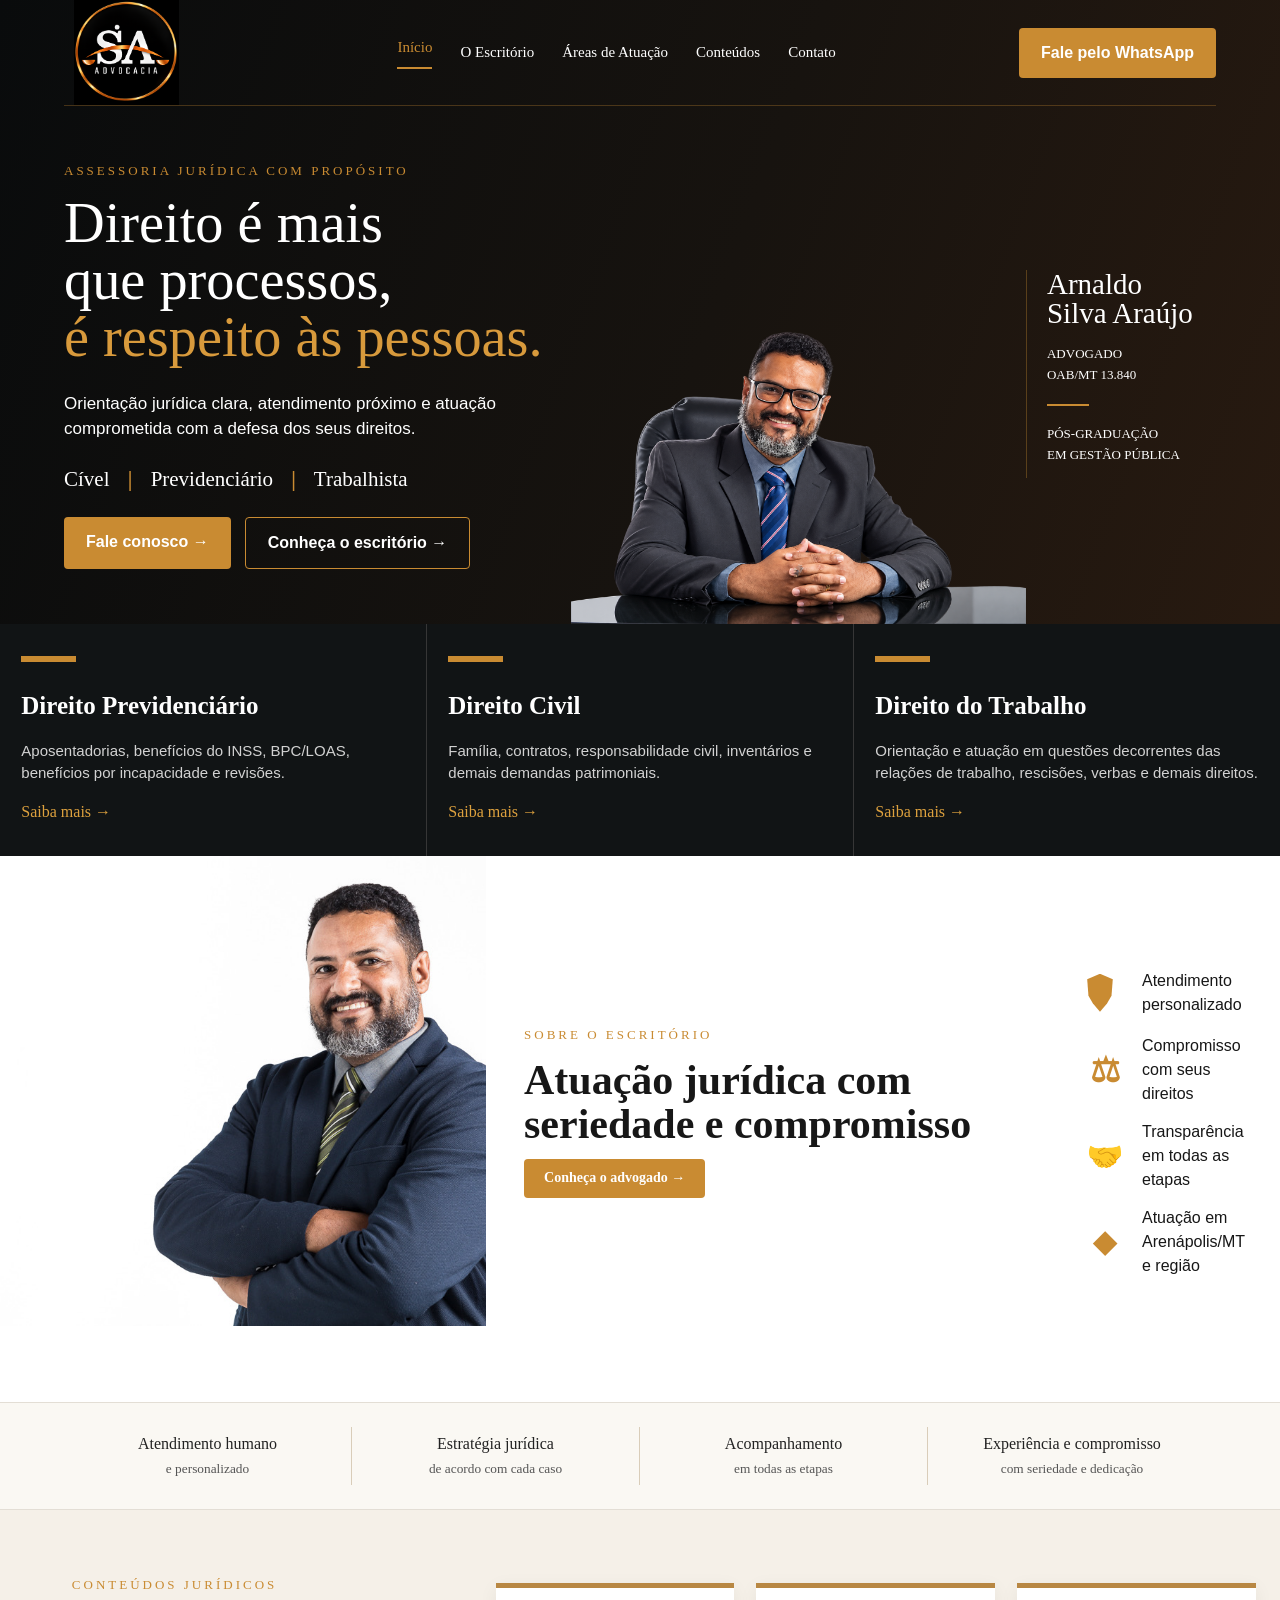
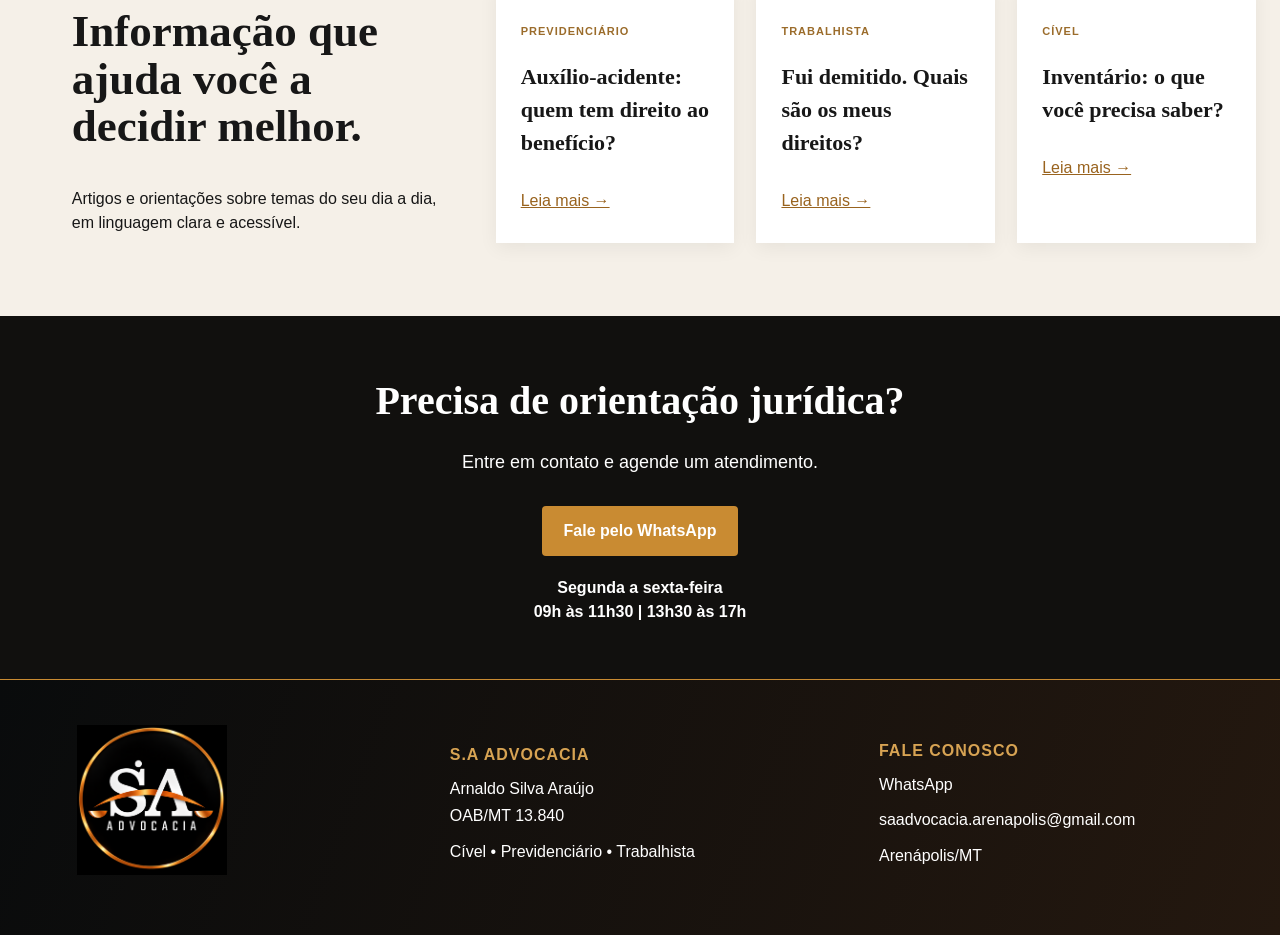
<file: index.html>
<!doctype html><html lang="pt-BR"><head><meta charset="utf-8"><meta name="viewport" content="width=device-width,initial-scale=1"><title>Advogado em Arenápolis/MT | S.A Advocacia</title><meta name="description" content="S.A Advocacia em Arenápolis/MT. Atuação nas áreas Cível, Previdenciária e Trabalhista, com atendimento personalizado e orientação jurídica clara."><link rel="stylesheet" href="style.css"></head><body>
<header class="hero" id="inicio"><nav><img src="logo.png" class="logo"><div class="links"><a href="#inicio">Início</a><a href="#escritorio">O Escritório</a><a href="#areas">Áreas de Atuação</a><a href="#conteudos">Conteúdos</a><a href="#contato">Contato</a></div><a class="btn" href="https://wa.me/5565999632286">Fale pelo WhatsApp</a></nav><div class="hero-grid"><div><span class="eyebrow">ASSESSORIA JURÍDICA COM PROPÓSITO</span><h1>Direito é mais<br>que processos,<br><em>é respeito às pessoas.</em></h1><p>Orientação jurídica clara, atendimento próximo e atuação comprometida com a defesa dos seus direitos.</p><div class="areas-inline">Cível <b>|</b> Previdenciário <b>|</b> Trabalhista</div><div class="actions"><a class="btn" href="https://wa.me/5565999632286">Fale conosco →</a><a class="btn outline" href="#escritorio">Conheça o escritório →</a></div></div><div class="portrait"><img src="arnaldo-sentado-mesa-final.png.png" alt="Arnaldo Silva Araújo"><aside><h2>Arnaldo<br>Silva Araújo</h2><p>ADVOGADO<br>OAB/MT 13.840</p><hr><p>PÓS-GRADUAÇÃO<br>EM GESTÃO PÚBLICA</p></aside></div></div></header>
<section id="areas" class="light"><div class="section-head"><div><span class="eyebrow">ÁREAS DE ATUAÇÃO</span><h2>Como podemos<br>ajudar você?</h2></div><p>Atuação jurídica com seriedade, foco na solução e respeito às pessoas.</p></div><div class="cards"><article><div class="card-img previd"></div><h3>Direito Previdenciário</h3><p>Aposentadorias, benefícios do INSS, BPC/LOAS, benefícios por incapacidade e revisões.</p><a href="#contato">Saiba mais →</a></article><article><div class="card-img civil"></div><h3>Direito Civil</h3><p>Família, contratos, responsabilidade civil, inventários e demais demandas patrimoniais.</p><a href="#contato">Saiba mais →</a></article><article><div class="card-img trabalho"></div><h3>Direito do Trabalho</h3><p>Orientação e atuação em questões decorrentes das relações de trabalho, rescisões, verbas e demais direitos.</p><a href="#contato">Saiba mais →</a></article></div></section>
<section id="escritorio" class="about"><img src="arnaldo-bracos-cruzados.jpg" alt="Arnaldo Silva Araújo"><div><span class="eyebrow">SOBRE O ESCRITÓRIO</span><h2>Atuação jurídica com<br>seriedade e compromisso<A S.A Advocacia, sob a responsabilidade do advogado Arnaldo Silva Araújo – OAB/MT 13.840, presta atendimento nas áreas Cível, Previdenciária e Trabalhista, com orientação jurídica clara, atendimento próximo e atuação comprometida com a defesa dos direitos de seus clientes.</p><a class="btn" href="#contato">Conheça o advogado →</a></div><ul class="lista-diferenciais">
<ul class="lista-diferenciais"><li class="item-icone icone-escudo">Atendimento personalizado</li>
<li class="item-icone icone-balanca">Compromisso com seus direitos</li>
<li class="item-icone icone-maos">Transparência em todas as etapas</li>
<li class="item-icone icone-mapa">Atuação em Arenápolis/MT e região</li>
</ul></section>
<section class="features"><div>Atendimento humano<br><small>e personalizado</small></div><div>Estratégia jurídica<br><small>de acordo com cada caso</small></div><div>Acompanhamento<br><small>em todas as etapas</small></div><div>Experiência e compromisso<br><small>com seriedade e dedicação</small></div></section>
<section id="conteudos" class="content light"><div><span class="eyebrow">CONTEÚDOS JURÍDICOS</span><h2>Informação que<br>ajuda você a decidir melhor.</h2><p>Artigos e orientações sobre temas do seu dia a dia, em linguagem clara e acessível.</p></div><div class="posts"><article><b>PREVIDENCIÁRIO</b><h3>Auxílio-acidente: quem tem direito ao benefício?</h3><a href="auxilio-acidente.html">Leia mais →</a></article><article><b>TRABALHISTA</b><h3>Fui demitido. Quais são os meus direitos?</h3><a href="demissao-direitos.html">Leia mais →</a></article><article><b>CÍVEL</b><h3>Inventário: o que você precisa saber?</h3><a href="inventario.html">Leia mais →</a></article></div></section>
<section class="cta"><h2>Precisa de orientação jurídica?</h2><p>Entre em contato e agende um atendimento.</p><a class="btn" href="https://wa.me/5565999632286" target="_blank">Fale pelo WhatsApp</a><strong>Segunda a sexta-feira<br>09h às 11h30 | 13h30 às 17h</strong></section>
<footer id="contato"><img src="logo.png" class="footer-logo"><div><b>S.A ADVOCACIA</b><p>Arnaldo Silva Araújo<br>OAB/MT 13.840</p><p>Cível • Previdenciário • Trabalhista</p></div><div><b>FALE CONOSCO</b><p><a href="https://wa.me/5565999632286" target="_blank">WhatsApp</a></p><p><a href="https://mail.google.com/mail/?view=cm&fs=1&to=saadvocacia.arenapolis@gmail.com">saadvocacia.arenapolis@gmail.com</a></p><p>Arenápolis/MT</p></div></footer>
</body></html>
</file>
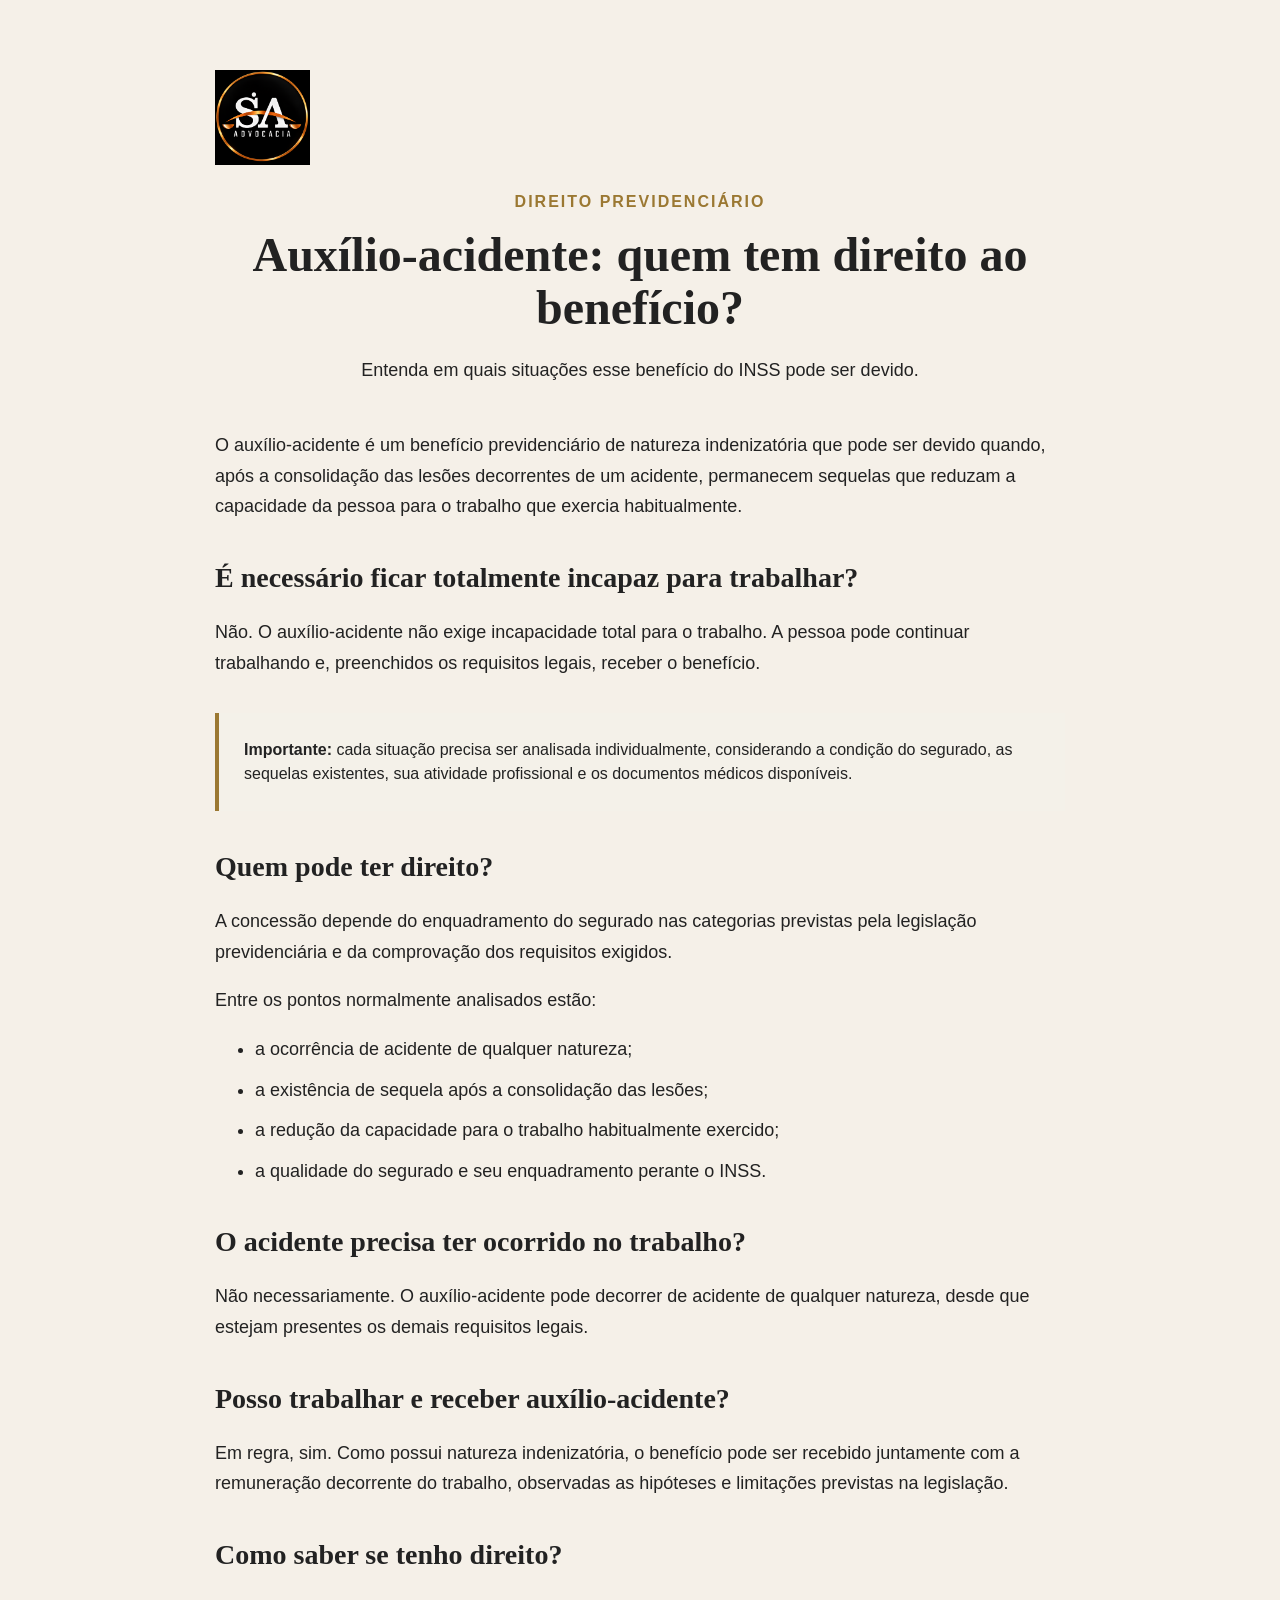
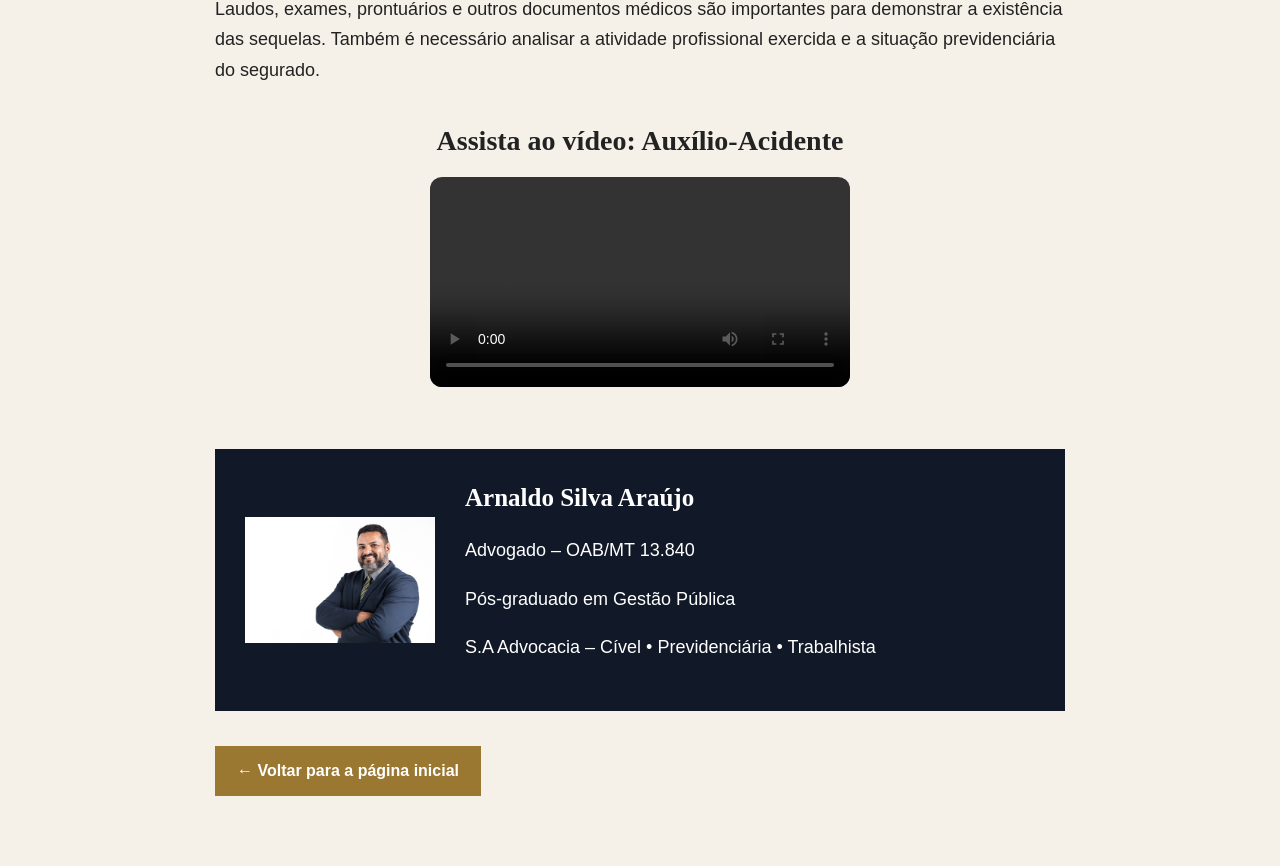
<file: auxilio-acidente.html>
<!DOCTYPE html>
<html lang="pt-BR">
<head>
  <meta charset="UTF-8">
  <meta name="viewport" content="width=device-width, initial-scale=1.0">
  <title>Auxílio-Acidente: Quem Tem Direito? | S.A Advocacia</title>
  <meta name="description" content="Entenda quem tem direito ao auxílio-acidente, os principais requisitos do benefício e quando ele pode ser concedido pelo INSS.">
  <link rel="stylesheet" href="style.css">

  <style>
    .artigo {
      max-width: 900px;
      margin: 0 auto;
      padding: 70px 25px;
      color: #222;
    }

    .artigo-topo {
      text-align: center;
      margin-bottom: 45px;
    }

    .artigo-topo img {
      width: 95px;
      margin-bottom: 25px;
    }

    .artigo-topo span {
      display: block;
      color: #9b7832;
      font-weight: bold;
      letter-spacing: 2px;
      margin-bottom: 15px;
    }

    .artigo h1 {
      font-size: 48px;
      line-height: 1.1;
      margin-bottom: 20px;
    }

    .artigo h2 {
      font-size: 28px;
      margin-top: 35px;
      margin-bottom: 15px;
    }

    .artigo p, .artigo li {
      font-size: 18px;
      line-height: 1.7;
    }

    .artigo li {
      margin-bottom: 10px;
    }

    .artigo-destaque {
      background: #f4f1e9;
      border-left: 4px solid #9b7832;
      padding: 25px;
      margin: 35px 0;
    }

    .autor-artigo {
      display: flex;
      align-items: center;
      gap: 30px;
      margin-top: 55px;
      padding: 30px;
      background: #111827;
      color: white;
    }

    .autor-artigo img {
      width: 190px;
      max-width: 40%;
    }

    .autor-artigo h3 {
      font-size: 25px;
      margin-bottom: 8px;
    }

    .voltar {
      display: inline-block;
      margin-top: 35px;
      padding: 13px 22px;
      background: #9b7832;
      color: white;
      text-decoration: none;
      font-weight: bold;
    }

    @media (max-width: 700px) {
      .artigo h1 {
        font-size: 36px;
      }

      .autor-artigo {
        flex-direction: column;
        text-align: center;
      }

      .autor-artigo img {
        max-width: 220px;
        width: 100%;
      }
    }
  </style>
</head>

<body>

<main class="artigo">

  <header class="artigo-topo">
    <img src="logo.png" alt="S.A Advocacia">
    <span>DIREITO PREVIDENCIÁRIO</span>
    <h1>Auxílio-acidente: quem tem direito ao benefício?</h1>
    <p>Entenda em quais situações esse benefício do INSS pode ser devido.</p>
  </header>

  <p>
    O auxílio-acidente é um benefício previdenciário de natureza indenizatória que pode ser devido quando, após a consolidação das lesões decorrentes de um acidente, permanecem sequelas que reduzam a capacidade da pessoa para o trabalho que exercia habitualmente.
  </p>

  <h2>É necessário ficar totalmente incapaz para trabalhar?</h2>

  <p>
    Não. O auxílio-acidente não exige incapacidade total para o trabalho. A pessoa pode continuar trabalhando e, preenchidos os requisitos legais, receber o benefício.
  </p>

  <div class="artigo-destaque">
    <strong>Importante:</strong> cada situação precisa ser analisada individualmente, considerando a condição do segurado, as sequelas existentes, sua atividade profissional e os documentos médicos disponíveis.
  </div>

  <h2>Quem pode ter direito?</h2>

  <p>
    A concessão depende do enquadramento do segurado nas categorias previstas pela legislação previdenciária e da comprovação dos requisitos exigidos.
  </p>

  <p>
    Entre os pontos normalmente analisados estão:
  </p>

  <ul>
    <li>a ocorrência de acidente de qualquer natureza;</li>
    <li>a existência de sequela após a consolidação das lesões;</li>
    <li>a redução da capacidade para o trabalho habitualmente exercido;</li>
    <li>a qualidade do segurado e seu enquadramento perante o INSS.</li>
  </ul>

  <h2>O acidente precisa ter ocorrido no trabalho?</h2>

  <p>
    Não necessariamente. O auxílio-acidente pode decorrer de acidente de qualquer natureza, desde que estejam presentes os demais requisitos legais.
  </p>

  <h2>Posso trabalhar e receber auxílio-acidente?</h2>

  <p>
    Em regra, sim. Como possui natureza indenizatória, o benefício pode ser recebido juntamente com a remuneração decorrente do trabalho, observadas as hipóteses e limitações previstas na legislação.
  </p>

  <h2>Como saber se tenho direito?</h2>

  <p>
    Laudos, exames, prontuários e outros documentos médicos são importantes para demonstrar a existência das sequelas. Também é necessário analisar a atividade profissional exercida e a situação previdenciária do segurado.
  </p>
<div style="text-align: center; margin: 35px 0;">
  <h2>Assista ao vídeo: Auxílio-Acidente</h2>

  <video controls playsinline preload="metadata"
         style="width: 100%; max-width: 420px; border-radius: 12px;">
    <source src="auxilio-acidente-video.mp4" type="video/mp4">
    Seu navegador não suporta a reprodução de vídeos.
  </video>
</div>
  <div class="autor-artigo">
    <img src="arnaldo-bracos-cruzados.jpg" alt="Advogado Arnaldo Silva Araújo">
    <div>
      <h3>Arnaldo Silva Araújo</h3>
      <p>Advogado – OAB/MT 13.840</p>
      <p>Pós-graduado em Gestão Pública</p>
      <p>S.A Advocacia – Cível • Previdenciária • Trabalhista</p>
    </div>
  </div>

  <a class="voltar" href="index.html">← Voltar para a página inicial</a>

</main>

</body>
</html>
</file>
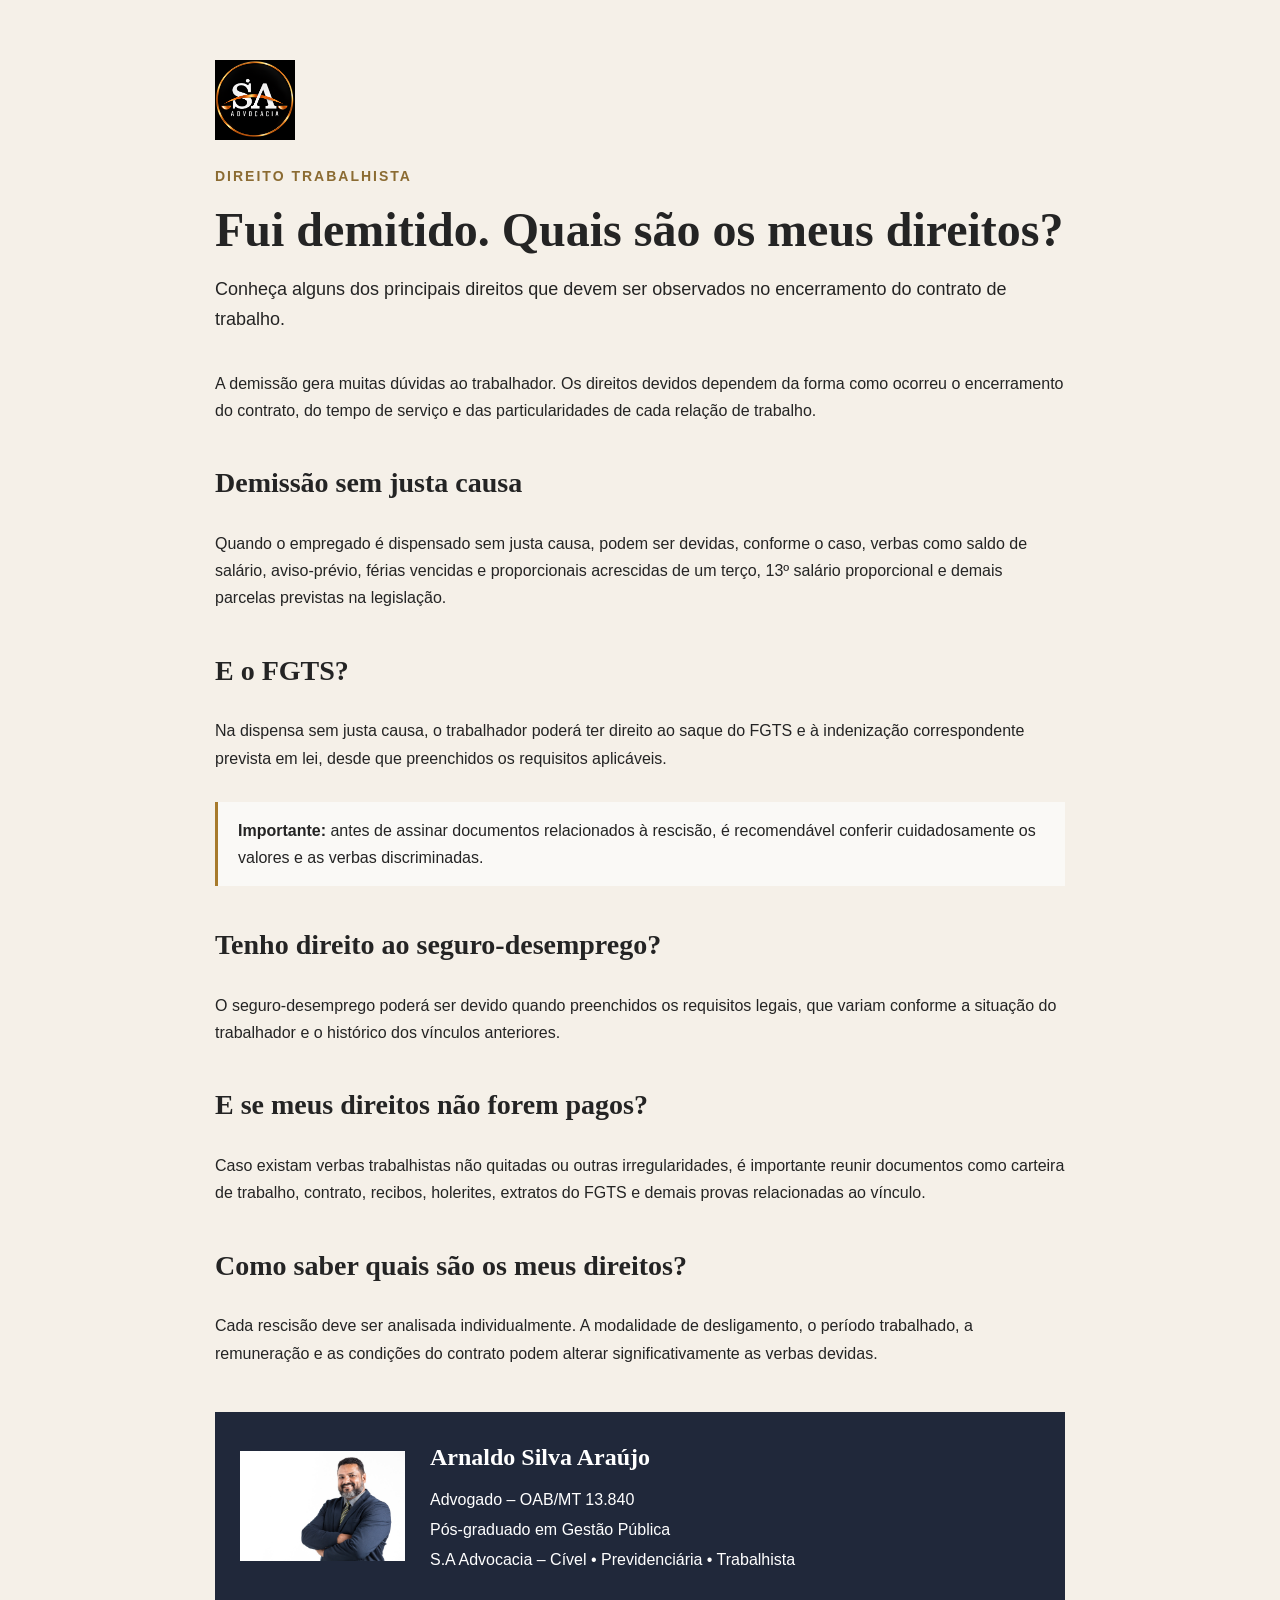
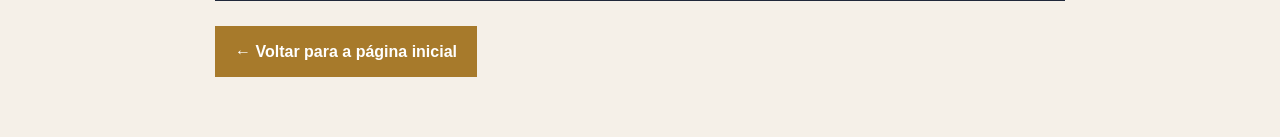
<file: Create demissao-direitos.html>
<!DOCTYPE html>
<html lang="pt-BR">
<head>
<meta charset="UTF-8">
<meta name="viewport" content="width=device-width, initial-scale=1.0">
<title>Fui demitido. Quais são os meus direitos? | S.A Advocacia</title>
<link rel="stylesheet" href="style.css">

<style>
.artigo{
max-width:900px;
margin:0 auto;
padding:60px 25px;
font-family:Arial,Helvetica,sans-serif;
color:#242424;
line-height:1.7;
}

.artigo-logo{
width:80px;
margin-bottom:25px;
}

.artigo .categoria{
text-transform:uppercase;
letter-spacing:2px;
font-size:14px;
color:#8b6b32;
font-weight:bold;
}

.artigo h1{
font-family:Georgia,"Times New Roman",serif;
font-size:48px;
line-height:1.08;
margin:15px 0;
}

.artigo h2{
font-family:Georgia,"Times New Roman",serif;
font-size:28px;
margin-top:35px;
}

.artigo .subtitulo{
font-size:18px;
margin-bottom:35px;
}

.destaque{
border-left:3px solid #a77a2b;
padding:15px 20px;
margin:30px 0;
background:#faf9f6;
}

.autor-artigo{
margin-top:45px;
padding:25px;
background:#20283a;
color:white;
display:flex;
gap:25px;
align-items:center;
}

.autor-artigo img{
width:165px;
height:110px;
object-fit:cover;
}

.autor-artigo h3{
font-family:Georgia,"Times New Roman",serif;
font-size:24px;
margin:0 0 8px;
}

.autor-artigo p{
margin:3px 0;
}

.voltar{
display:inline-block;
margin-top:25px;
padding:12px 20px;
background:#a77a2b;
color:white;
text-decoration:none;
font-weight:bold;
}

@media(max-width:700px){
.artigo h1{font-size:36px;}
.autor-artigo{display:block;}
.autor-artigo img{width:100%;height:auto;margin-bottom:15px;}
}
</style>
</head>

<body>

<main class="artigo">

<img src="logo.png" class="artigo-logo" alt="S.A Advocacia">

<div class="categoria">DIREITO TRABALHISTA</div>

<h1>Fui demitido. Quais são os meus direitos?</h1>

<p class="subtitulo">
Conheça alguns dos principais direitos que devem ser observados no encerramento do contrato de trabalho.
</p>

<p>
A demissão gera muitas dúvidas ao trabalhador. Os direitos devidos dependem da forma como ocorreu o encerramento do contrato, do tempo de serviço e das particularidades de cada relação de trabalho.
</p>

<h2>Demissão sem justa causa</h2>

<p>
Quando o empregado é dispensado sem justa causa, podem ser devidas, conforme o caso, verbas como saldo de salário, aviso-prévio, férias vencidas e proporcionais acrescidas de um terço, 13º salário proporcional e demais parcelas previstas na legislação.
</p>

<h2>E o FGTS?</h2>

<p>
Na dispensa sem justa causa, o trabalhador poderá ter direito ao saque do FGTS e à indenização correspondente prevista em lei, desde que preenchidos os requisitos aplicáveis.
</p>

<div class="destaque">
<strong>Importante:</strong> antes de assinar documentos relacionados à rescisão, é recomendável conferir cuidadosamente os valores e as verbas discriminadas.
</div>

<h2>Tenho direito ao seguro-desemprego?</h2>

<p>
O seguro-desemprego poderá ser devido quando preenchidos os requisitos legais, que variam conforme a situação do trabalhador e o histórico dos vínculos anteriores.
</p>

<h2>E se meus direitos não forem pagos?</h2>

<p>
Caso existam verbas trabalhistas não quitadas ou outras irregularidades, é importante reunir documentos como carteira de trabalho, contrato, recibos, holerites, extratos do FGTS e demais provas relacionadas ao vínculo.
</p>

<h2>Como saber quais são os meus direitos?</h2>

<p>
Cada rescisão deve ser analisada individualmente. A modalidade de desligamento, o período trabalhado, a remuneração e as condições do contrato podem alterar significativamente as verbas devidas.
</p>

<div class="autor-artigo">
<img src="arnaldo-bracos-cruzados.jpg" alt="Advogado Arnaldo Silva Araújo">

<div>
<h3>Arnaldo Silva Araújo</h3>
<p>Advogado – OAB/MT 13.840</p>
<p>Pós-graduado em Gestão Pública</p>
<p>S.A Advocacia – Cível • Previdenciária • Trabalhista</p>
</div>
</div>

<a class="voltar" href="index.html">← Voltar para a página inicial</a>

</main>

</body>
</html>
</file>
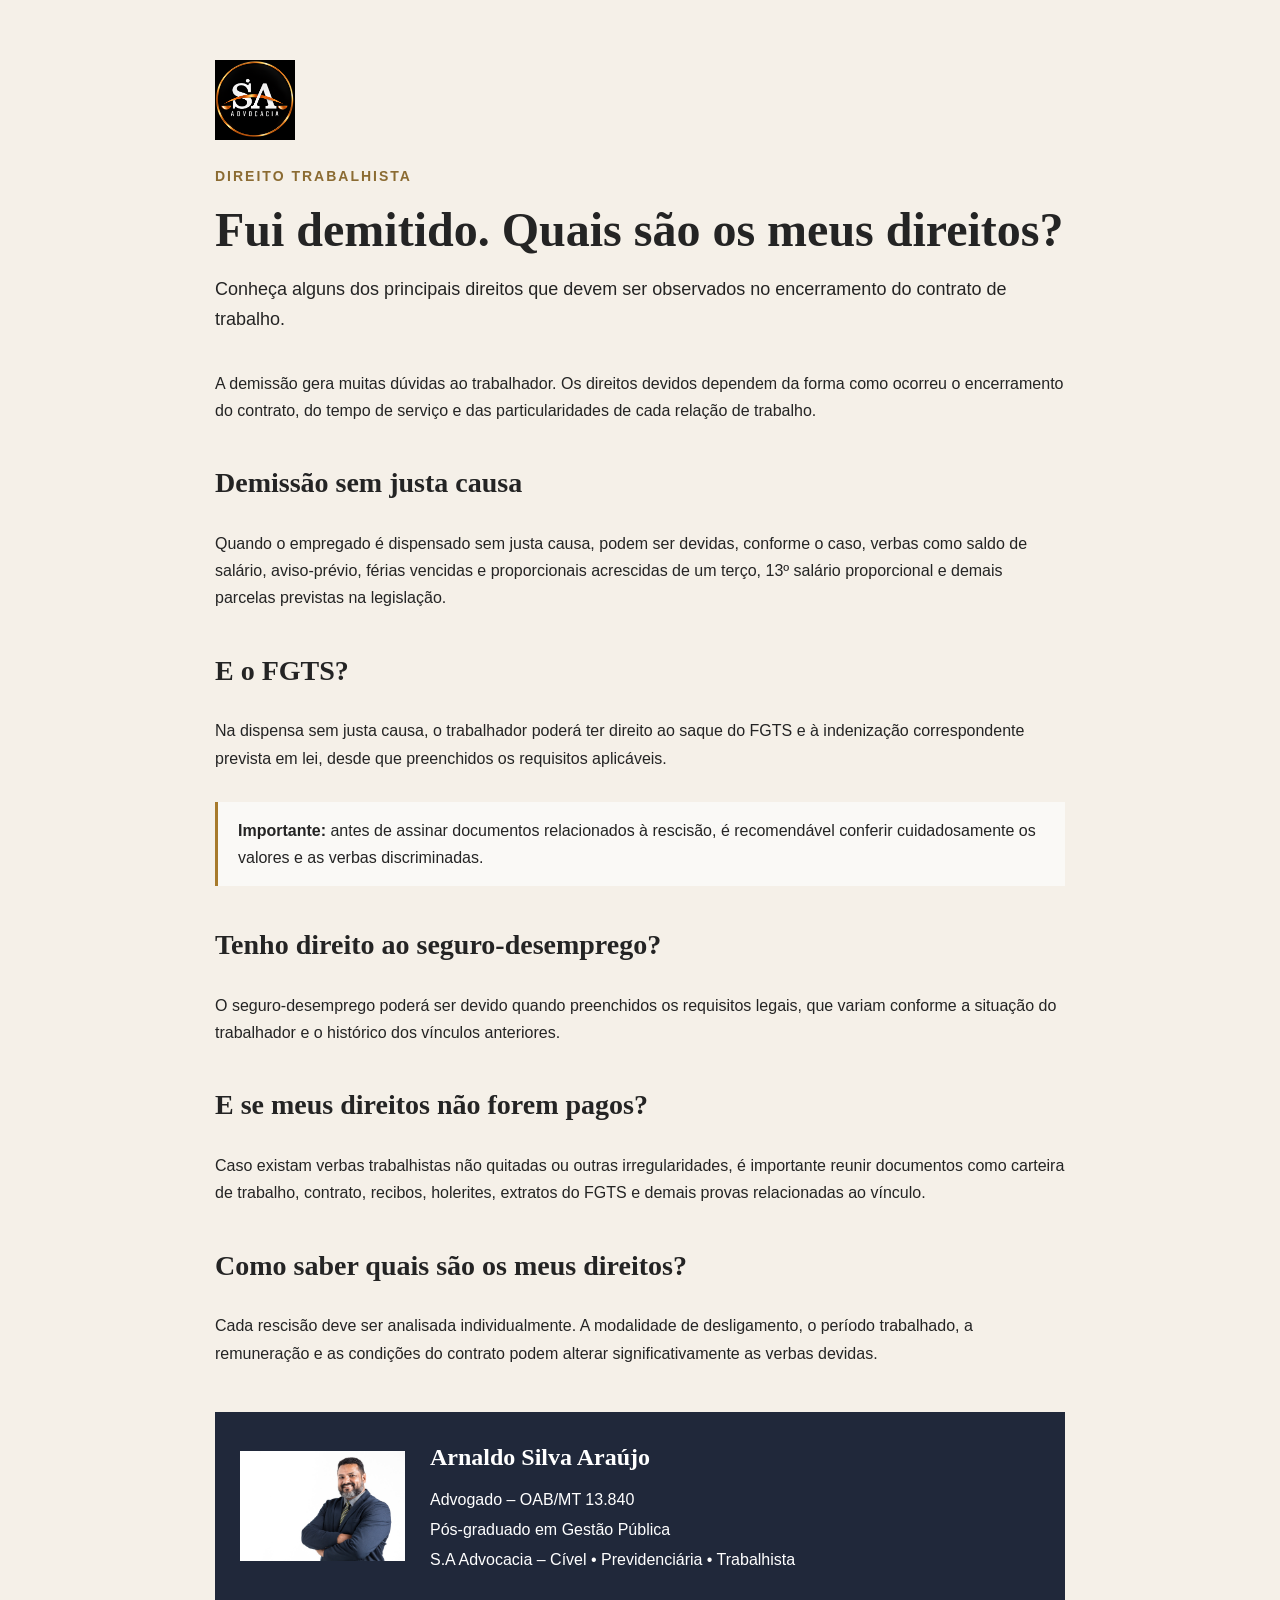
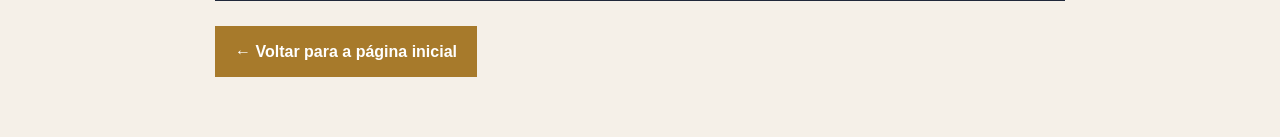
<file: demissao-direitos.html>
<!DOCTYPE html>
<html lang="pt-BR">
<head>
<meta charset="UTF-8">
<meta name="viewport" content="width=device-width, initial-scale=1.0">
<title>Fui Demitido: Quais São Meus Direitos? | S.A Advocacia</title>
<meta name="description" content="Foi demitido e quer saber seus direitos? Entenda as principais verbas trabalhistas devidas na rescisão e os direitos do trabalhador.">
<link rel="stylesheet" href="style.css">

<style>
.artigo{
max-width:900px;
margin:0 auto;
padding:60px 25px;
font-family:Arial,Helvetica,sans-serif;
color:#242424;
line-height:1.7;
}

.artigo-logo{
width:80px;
margin-bottom:25px;
}

.artigo .categoria{
text-transform:uppercase;
letter-spacing:2px;
font-size:14px;
color:#8b6b32;
font-weight:bold;
}

.artigo h1{
font-family:Georgia,"Times New Roman",serif;
font-size:48px;
line-height:1.08;
margin:15px 0;
}

.artigo h2{
font-family:Georgia,"Times New Roman",serif;
font-size:28px;
margin-top:35px;
}

.artigo .subtitulo{
font-size:18px;
margin-bottom:35px;
}

.destaque{
border-left:3px solid #a77a2b;
padding:15px 20px;
margin:30px 0;
background:#faf9f6;
}

.autor-artigo{
margin-top:45px;
padding:25px;
background:#20283a;
color:white;
display:flex;
gap:25px;
align-items:center;
}

.autor-artigo img{
width:165px;
height:110px;
object-fit:cover;
}

.autor-artigo h3{
font-family:Georgia,"Times New Roman",serif;
font-size:24px;
margin:0 0 8px;
}

.autor-artigo p{
margin:3px 0;
}

.voltar{
display:inline-block;
margin-top:25px;
padding:12px 20px;
background:#a77a2b;
color:white;
text-decoration:none;
font-weight:bold;
}

@media(max-width:700px){
.artigo h1{font-size:36px;}
.autor-artigo{display:block;}
.autor-artigo img{width:100%;height:auto;margin-bottom:15px;}
}
</style>
</head>

<body>

<main class="artigo">

<img src="logo.png" class="artigo-logo" alt="S.A Advocacia">

<div class="categoria">DIREITO TRABALHISTA</div>

<h1>Fui demitido. Quais são os meus direitos?</h1>

<p class="subtitulo">
Conheça alguns dos principais direitos que devem ser observados no encerramento do contrato de trabalho.
</p>

<p>
A demissão gera muitas dúvidas ao trabalhador. Os direitos devidos dependem da forma como ocorreu o encerramento do contrato, do tempo de serviço e das particularidades de cada relação de trabalho.
</p>

<h2>Demissão sem justa causa</h2>

<p>
Quando o empregado é dispensado sem justa causa, podem ser devidas, conforme o caso, verbas como saldo de salário, aviso-prévio, férias vencidas e proporcionais acrescidas de um terço, 13º salário proporcional e demais parcelas previstas na legislação.
</p>

<h2>E o FGTS?</h2>

<p>
Na dispensa sem justa causa, o trabalhador poderá ter direito ao saque do FGTS e à indenização correspondente prevista em lei, desde que preenchidos os requisitos aplicáveis.
</p>

<div class="destaque">
<strong>Importante:</strong> antes de assinar documentos relacionados à rescisão, é recomendável conferir cuidadosamente os valores e as verbas discriminadas.
</div>

<h2>Tenho direito ao seguro-desemprego?</h2>

<p>
O seguro-desemprego poderá ser devido quando preenchidos os requisitos legais, que variam conforme a situação do trabalhador e o histórico dos vínculos anteriores.
</p>

<h2>E se meus direitos não forem pagos?</h2>

<p>
Caso existam verbas trabalhistas não quitadas ou outras irregularidades, é importante reunir documentos como carteira de trabalho, contrato, recibos, holerites, extratos do FGTS e demais provas relacionadas ao vínculo.
</p>

<h2>Como saber quais são os meus direitos?</h2>

<p>
Cada rescisão deve ser analisada individualmente. A modalidade de desligamento, o período trabalhado, a remuneração e as condições do contrato podem alterar significativamente as verbas devidas.
</p>

<div class="autor-artigo">
<img src="arnaldo-bracos-cruzados.jpg" alt="Advogado Arnaldo Silva Araújo">

<div>
<h3>Arnaldo Silva Araújo</h3>
<p>Advogado – OAB/MT 13.840</p>
<p>Pós-graduado em Gestão Pública</p>
<p>S.A Advocacia – Cível • Previdenciária • Trabalhista</p>
</div>
</div>

<a class="voltar" href="index.html">← Voltar para a página inicial</a>

</main>

</body>
</html>
</file>
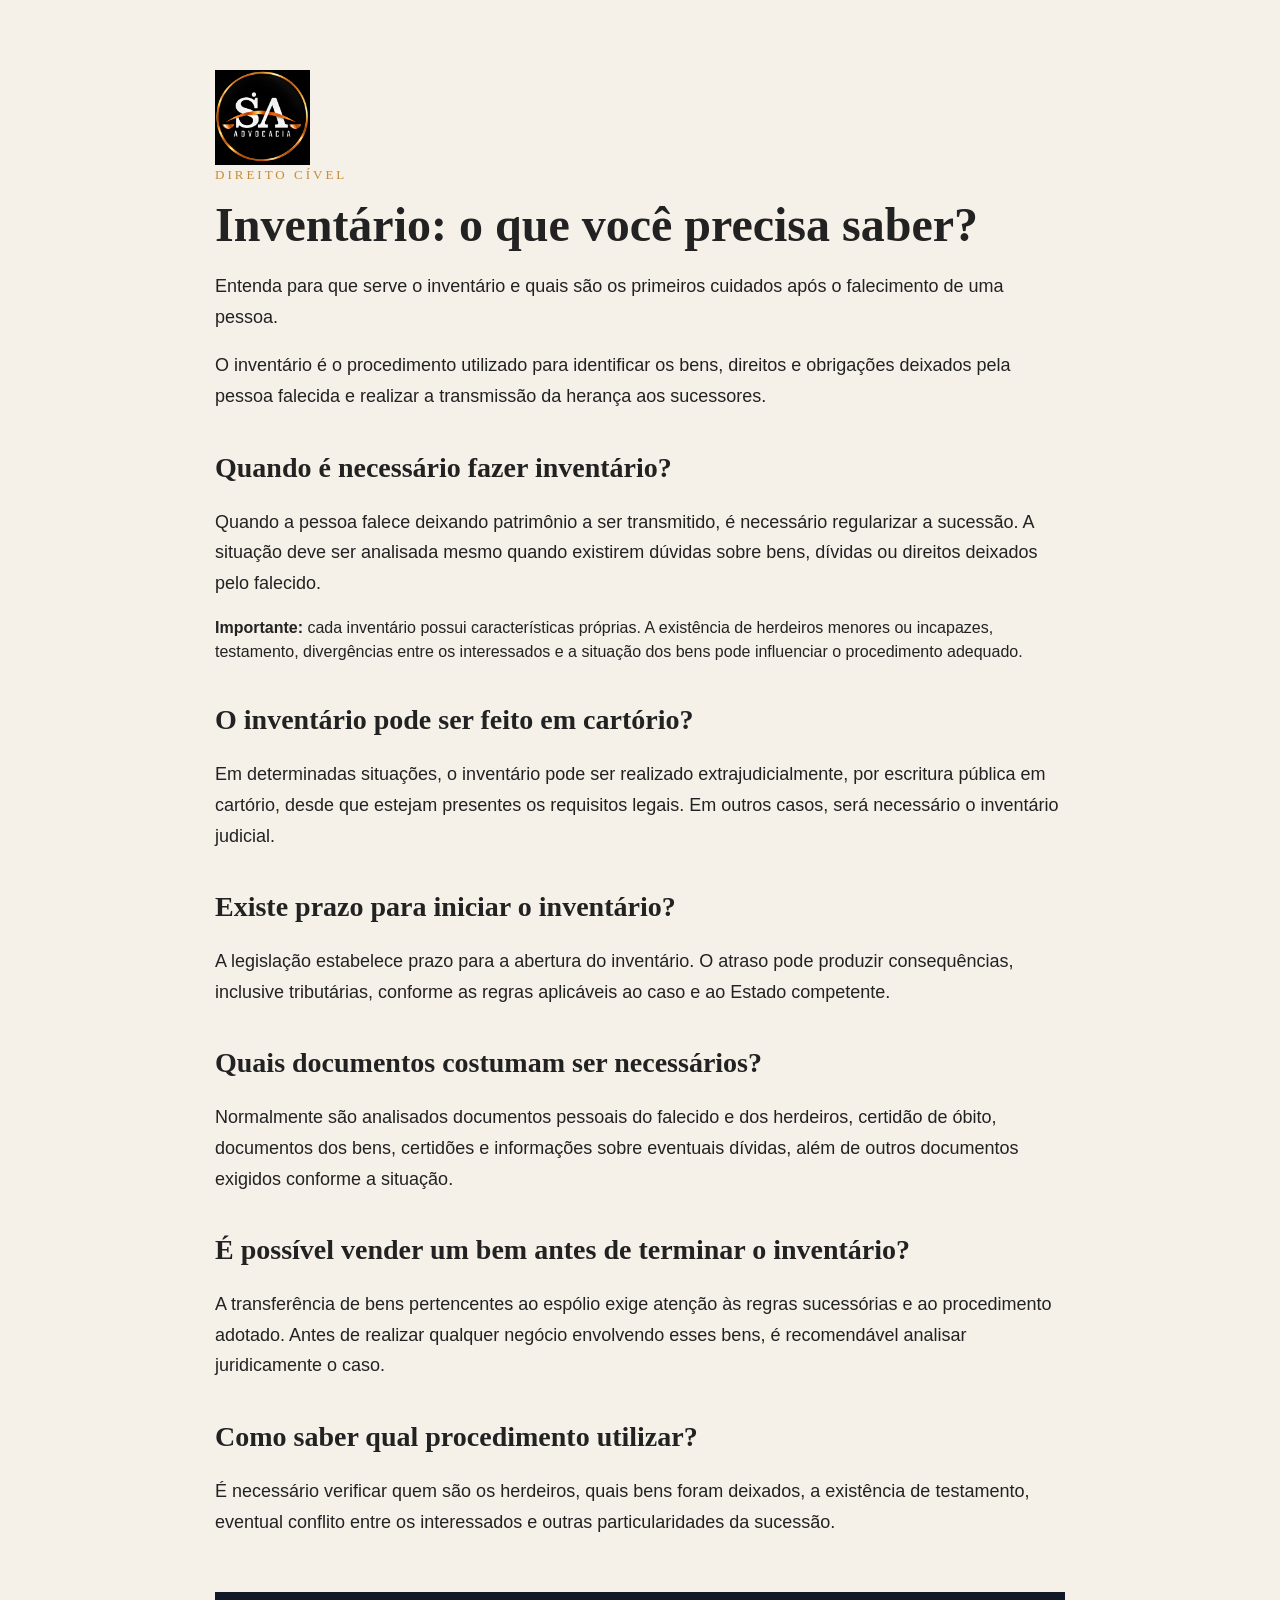
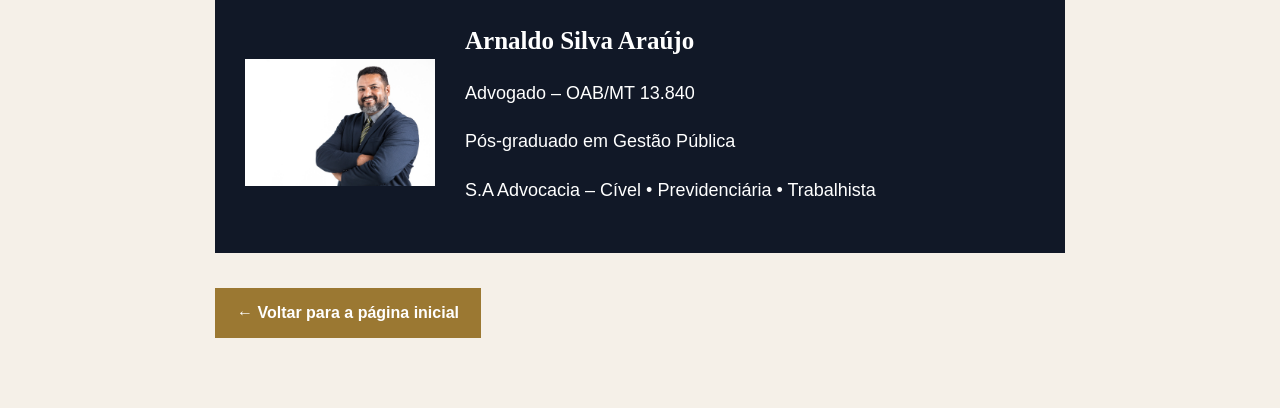
<file: inventario.html>
<!DOCTYPE html>
<html lang="pt-BR">
<head>
<meta charset="UTF-8">
<meta name="viewport" content="width=device-width, initial-scale=1.0">
<title>Inventário: o que você precisa saber? | S.A Advocacia</title>
<meta name="description" content="Entenda como funciona o inventário, seus principais procedimentos e a importância da orientação jurídica na regularização dos bens deixados por uma pessoa falecida.">  
<link rel="stylesheet" href="style.css">
  <style>
    .artigo {
      max-width: 900px;
      margin: 0 auto;
      padding: 70px 25px;
      color: #222;
    }

    .artigo-topo {
      text-align: center;
      margin-bottom: 45px;
    }

    .artigo-topo img {
      width: 95px;
      margin-bottom: 25px;
    }

    .artigo-topo span {
      display: block;
      color: #9b7832;
      font-weight: bold;
      letter-spacing: 2px;
      margin-bottom: 15px;
    }

    .artigo h1 {
      font-size: 48px;
      line-height: 1.1;
      margin-bottom: 20px;
    }

    .artigo h2 {
      font-size: 28px;
      margin-top: 35px;
      margin-bottom: 15px;
    }

    .artigo p, .artigo li {
      font-size: 18px;
      line-height: 1.7;
    }

    .artigo li {
      margin-bottom: 10px;
    }

    .artigo-destaque {
      background: #f4f1e9;
      border-left: 4px solid #9b7832;
      padding: 25px;
      margin: 35px 0;
    }

    .autor-artigo {
      display: flex;
      align-items: center;
      gap: 30px;
      margin-top: 55px;
      padding: 30px;
      background: #111827;
      color: white;
    }

    .autor-artigo img {
      width: 190px;
      max-width: 40%;
    }

    .autor-artigo h3 {
      font-size: 25px;
      margin-bottom: 8px;
    }

    .voltar {
      display: inline-block;
      margin-top: 35px;
      padding: 13px 22px;
      background: #9b7832;
      color: white;
      text-decoration: none;
      font-weight: bold;
    }

    @media (max-width: 700px) {
      .artigo h1 {
        font-size: 36px;
      }

      .autor-artigo {
        flex-direction: column;
        text-align: center;
      }

      .autor-artigo img {
        max-width: 220px;
        width: 100%;
      }
    }
    .logo-artigo {
    width: 95px;
    height: auto;
    max-width: 95px;
}
  </style>  
</head>

<body>

<main class="artigo">

<img src="logo.png" class="logo-artigo" alt="S.A Advocacia">

<div class="cabecalho-artigo">
<span class="eyebrow">DIREITO CÍVEL</span>

<h1>Inventário: o que você precisa saber?</h1>

<p class="subtitulo">
Entenda para que serve o inventário e quais são os primeiros cuidados após o falecimento de uma pessoa.
</p>
</div>

<p>
O inventário é o procedimento utilizado para identificar os bens, direitos e obrigações deixados pela pessoa falecida e realizar a transmissão da herança aos sucessores.
</p>

<h2>Quando é necessário fazer inventário?</h2>

<p>
Quando a pessoa falece deixando patrimônio a ser transmitido, é necessário regularizar a sucessão. A situação deve ser analisada mesmo quando existirem dúvidas sobre bens, dívidas ou direitos deixados pelo falecido.
</p>

<div class="destaque">
<strong>Importante:</strong> cada inventário possui características próprias. A existência de herdeiros menores ou incapazes, testamento, divergências entre os interessados e a situação dos bens pode influenciar o procedimento adequado.
</div>

<h2>O inventário pode ser feito em cartório?</h2>

<p>
Em determinadas situações, o inventário pode ser realizado extrajudicialmente, por escritura pública em cartório, desde que estejam presentes os requisitos legais. Em outros casos, será necessário o inventário judicial.
</p>

<h2>Existe prazo para iniciar o inventário?</h2>

<p>
A legislação estabelece prazo para a abertura do inventário. O atraso pode produzir consequências, inclusive tributárias, conforme as regras aplicáveis ao caso e ao Estado competente.
</p>

<h2>Quais documentos costumam ser necessários?</h2>

<p>
Normalmente são analisados documentos pessoais do falecido e dos herdeiros, certidão de óbito, documentos dos bens, certidões e informações sobre eventuais dívidas, além de outros documentos exigidos conforme a situação.
</p>

<h2>É possível vender um bem antes de terminar o inventário?</h2>

<p>
A transferência de bens pertencentes ao espólio exige atenção às regras sucessórias e ao procedimento adotado. Antes de realizar qualquer negócio envolvendo esses bens, é recomendável analisar juridicamente o caso.
</p>

<h2>Como saber qual procedimento utilizar?</h2>

<p>
É necessário verificar quem são os herdeiros, quais bens foram deixados, a existência de testamento, eventual conflito entre os interessados e outras particularidades da sucessão.
</p>

<div class="autor-artigo">

<img src="arnaldo-bracos-cruzados.jpg" alt="Advogado Arnaldo Silva Araújo">

<div>
<h3>Arnaldo Silva Araújo</h3>
<p>Advogado – OAB/MT 13.840</p>
<p>Pós-graduado em Gestão Pública</p>
<p>S.A Advocacia – Cível • Previdenciária • Trabalhista</p>
</div>

</div>

<a class="voltar" href="index.html">← Voltar para a página inicial</a>

</main>

</body>
</html>
</file>
<file: style.css>
:root{
  --gold:#c98b32;
  --cream:#f5f0e8;
  --black:#090b0c;
  --brown:#24180f;
  --white:#fff;
  --text:#171717;
}

*{box-sizing:border-box}

html{scroll-behavior:smooth}

body{
  margin:0;
  font-family:Arial,Helvetica,sans-serif;
  color:var(--text);
  background:var(--cream);
  line-height:1.5;
}

h1,h2,h3{
  font-family:Georgia,"Times New Roman",serif;
  margin-top:0;
}

a{
  text-decoration:none;
  color:inherit;
}

img{
  max-width:100%;
  display:block;
}

/* =========================
   TOPO / HERO
========================= */

.hero{
  background:linear-gradient(110deg,#090b0c 0%,#17130f 55%,#281a10 100%);
  color:white;
  padding:0 5%;
  overflow:hidden;
}

.hero nav{
  max-width:1400px;
  margin:0 auto;
  min-height:105px;
  display:grid;
  grid-template-columns:150px 1fr auto;
  align-items:center;
  gap:30px;
  border-bottom:1px solid rgba(201,139,50,.30);
}

.logo{
  width:125px;
  height:105px;
  object-fit:contain;
}

.links{
  display:flex;
  justify-content:center;
  align-items:center;
  gap:28px;
  font-family:Georgia,"Times New Roman",serif;
  font-size:15px;
}

.links a:first-child{
  color:var(--gold);
  border-bottom:2px solid var(--gold);
  padding-bottom:8px;
}

.btn{
  display:inline-block;
  background:var(--gold);
  color:white;
  padding:13px 22px;
  border-radius:4px;
  font-weight:600;
}

.hero-grid{
  max-width:1400px;
  margin:0 auto;
  display:grid;
  grid-template-columns:44% 56%;
  align-items:end;
  min-height:570px;
}

.hero-grid>div:first-child{
  padding:55px 20px 55px 0;
  position:relative;
  z-index:2;
}

.eyebrow{
  display:block;
  color:var(--gold);
  text-transform:uppercase;
  letter-spacing:3px;
  font-family:Georgia,"Times New Roman",serif;
  font-size:13px;
  margin-bottom:14px;
}

.hero h1{
  font-size:clamp(46px,4.4vw,72px);
  line-height:1.02;
  margin:0 0 24px;
  font-weight:normal;
}

.hero h1 em{
  color:#d89a3c;
  font-style:normal;
}

.hero-grid>div:first-child>p{
  font-size:17px;
  max-width:560px;
  margin:0 0 22px;
}

.areas-inline{
  font-family:Georgia,"Times New Roman",serif;
  font-size:21px;
  margin:22px 0;
}

.areas-inline b{
  color:var(--gold);
  margin:0 13px;
}

.actions{
  display:flex;
  gap:14px;
  flex-wrap:wrap;
}

.btn.outline{
  background:transparent;
  border:1px solid var(--gold);
}

.portrait{
  position:relative;
  height:570px;
  display:grid;
  grid-template-columns:minmax(0,1fr) 190px;
  align-items:end;
}

.portrait>img{
  width:100%;
  height:570px;
  object-fit:contain;
  object-position:center bottom;
}

.portrait aside{
  align-self:center;
  padding-left:20px;
  border-left:1px solid rgba(201,139,50,.35);
}

.portrait aside h2{
  font-size:29px;
  line-height:1;
  font-weight:normal;
  margin-bottom:16px;
}

.portrait aside p{
  font-family:Georgia,"Times New Roman",serif;
  font-size:13px;
  line-height:1.6;
}

.portrait aside hr{
  width:42px;
  margin:18px 0;
  border:0;
  border-top:2px solid var(--gold);
}

/* =========================
   ÁREAS DE ATUAÇÃO
========================= */

.light{
  background:var(--cream);
}

#areas{
  padding:65px 6%;
}

.section-head{
  max-width:1400px;
  margin:0 auto 35px;
  display:flex;
  justify-content:space-between;
  align-items:end;
  gap:50px;
}

.section-head h2{
  font-size:48px;
  line-height:1.05;
  margin-bottom:0;
}

.section-head>p{
  max-width:430px;
}

.cards{
  max-width:1400px;
  margin:0 auto;
  display:grid;
  grid-template-columns:repeat(3,1fr);
  gap:1px;
  background:#363636;
}

.cards article{
  background:#111415;
  color:white;
  padding:28px 32px;
  min-height:245px;
}

.card-img{
  height:6px;
  width:55px;
  background:var(--gold);
  margin-bottom:25px;
}

.cards h3{
  font-size:25px;
  margin-bottom:12px;
}

.cards p{
  color:#d2d2d2;
  font-size:15px;
}

.cards a{
  color:#dda13e;
  font-family:Georgia,"Times New Roman",serif;
}

/* =========================
   SOBRE O ESCRITÓRIO
========================= */

.about{
  background:white;
  display:grid;
  grid-template-columns:38% 42% 20%;
  align-items:stretch;
}

.about>img{
  width:100%;
  height:470px;
  object-fit:cover;
  object-position:center top;
}

.about>div{
  padding:65px 7%;
  align-self:center;
}

.about h2{
  font-size:42px;
  line-height:1.05;
}

.about>div p{
  font-size:15px;
  margin-bottom:25px;
}

.about ul{
  list-style:none;
  padding:55px 30px;
  margin:0;
  align-self:center;
  
  }
.about .btn{
  display:inline-block;
  padding:12px 20px;
  font-size:14px;
  width:auto;
}
.about li{
  margin:0 0 30px;
  padding-left:22px;
  position:relative;
}

.about li:before{
  content:"✓";
  color:var(--gold);
  font-weight:bold;
  position:absolute;
  left:0;
}

/* =========================
   DIFERENCIAIS
========================= */

.features{
  display:grid;
  grid-template-columns:repeat(4,1fr);
  background:#faf8f3;
  color:#222;
  padding:24px 5%;
  border-top:1px solid #e3ded5;
  border-bottom:1px solid #e3ded5;
  text-align:center;
  gap:0;
}

.features>div{
  padding:5px 20px;
  border-right:1px solid #d9cdb9;
  font-family:Georgia,"Times New Roman",serif;
}

.features>div:last-child{
  border-right:0;
}

.features small{
  color:#555;
}

/* =========================
   CONTEÚDOS
========================= */

.content{
  padding:65px 5%;
  display:grid;
  grid-template-columns:34% 66%;
  gap:40px;
  align-items:center;
}

.content>div:first-child{
  padding-left:2%;
}

.content h2{
  font-size:45px;
  line-height:1.05;
}

.posts{
  display:grid;
  grid-template-columns:repeat(3,1fr);
  gap:22px;
}

.posts article{
  background:white;
  padding:30px 25px;
  min-height:210px;
  box-shadow:0 5px 18px rgba(0,0,0,.06);
  border-top:5px solid #b88743;
}

.posts b{
  color:#9b6c2b;
  font-size:11px;
  letter-spacing:1px;
}

.posts h3{
  font-size:22px;
  margin:18px 0 30px;
}

.posts a{
  color:#99631e;
  text-decoration:underline;
}

/* =========================
   CHAMADA
========================= */

.cta{
  background:#11100e;
  color:white;
  text-align:center;
  padding:55px 7%;
  border-bottom:1px solid var(--gold);
}

.cta h2{
  font-size:40px;
  margin-bottom:10px;
}

.cta p{
  font-size:18px;
}

.cta .btn{
  margin:12px 0 20px;
}

.cta strong{
  display:block;
  font-size:16px;
}

/* =========================
   RODAPÉ
========================= */

footer{
  background:linear-gradient(110deg,#090b0c,#24180f);
  color:white;
  padding:45px 6%;
  display:grid;
  grid-template-columns:30% 35% 35%;
  align-items:center;
  gap:35px;
}

.footer-logo{
  width:150px;
  height:auto;
  margin-bottom:15px;
}

footer b{
  color:#d7a353;
  letter-spacing:1px;
}

footer p{
  line-height:1.7;
  margin:8px 0;
}

/* =========================
   TABLET
========================= */

@media(max-width:1000px){

  .links{
    gap:14px;
    font-size:13px;
  }

  .hero-grid{
    grid-template-columns:48% 52%;
  }

  .portrait{
    grid-template-columns:1fr;
  }

  .portrait aside{
    display:none;
  }

  .about{
    grid-template-columns:38% 42% 20%;
}

.about ul{
    grid-column:auto;
    border-left:1px solid #ddd1bd;
    border-top:0;
    display:block;
    padding:55px 30px;
}

  .content{
    grid-template-columns:1fr;
  }
}

/* =========================
   CELULAR
========================= */

@media(max-width:750px){

  .hero{
    padding:0 5%;
  }

  .hero nav{
    min-height:85px;
    grid-template-columns:90px 1fr;
  }

  .logo{
    width:85px;
    height:80px;
  }

  .links{
    display:none;
  }

  .hero nav>.btn{
    justify-self:end;
    padding:10px 12px;
    font-size:12px;
  }

  .hero-grid{
    display:block;
    min-height:0;
  }

  .hero-grid>div:first-child{
    padding:40px 0 20px;
  }

  .hero h1{
    font-size:43px;
  }

  .hero-grid>div:first-child>p{
    font-size:16px;
  }

  .areas-inline{
    font-size:17px;
  }

  .portrait{
    display:block;
    height:auto;
  }

  .portrait>img{
    width:100%;
    max-width:430px;
    height:auto;
    margin:0 auto;
    object-fit:contain;
  }

  .portrait aside{
    display:none;
  }

  #areas{
    padding:50px 6%;
  }

  .section-head{
    display:block;
  }

  .section-head h2{
    font-size:38px;
  }

  .cards{
    grid-template-columns:1fr;
    gap:1px;
  }

  .about{
    display:block;
  }

  .about>img{
    width:100%;
    height:auto;
    max-height:520px;
    object-fit:cover;
  }

  .about>div{
    padding:45px 7%;
  }

  .about h2{
    font-size:36px;
  }

  .about ul{
    display:block;
    padding:35px 8%;
  }

  .features{
    grid-template-columns:1fr 1fr;
  }

  .features>div{
    border-right:0;
    border-bottom:1px solid #d9cdb9;
    padding:18px 10px;
  }

  .content{
    display:block;
    padding:50px 7%;
  }

  .content h2{
    font-size:38px;
  }

  .posts{
    grid-template-columns:1fr;
    margin-top:35px;
  }

  .cta h2{
    font-size:34px;
  }

  footer{
    grid-template-columns:1fr;
    text-align:center;
  }

  .footer-logo{
    margin:0 auto 18px;
  }
}
/* AJUSTES PARA APROXIMAR DO MODELO */

/* Remove o grande cabecalho da area de atuacao */
#areas .section-head{
  display:none;
}

/* Transforma as areas em faixa compacta */
#areas{
  padding:0;
  background:#111415;
}

#areas .cards{
  max-width:none;
  width:100%;
  grid-template-columns:repeat(3,1fr);
}

#areas .cards article{
  min-height:210px;
  padding:32px 5%;
}

/* Deixa o topo mais compacto */
.hero-grid{
  min-height:500px;
}

.portrait{
  height:500px;
}

.portrait>img{
  height:500px;
}

/* CELULAR */
@media(max-width:750px){

  #areas .cards{
    grid-template-columns:1fr;
  }

  .hero-grid{
    min-height:0;
  }

  .portrait{
    height:auto;
  }

  .portrait>img{
    height:auto;
  }
}
/* BLOCO DO AUTOR NOS ARTIGOS */
.autor-artigo {
  display: flex;
  align-items: center;
  gap: 30px;
  margin-top: 55px;
  padding: 30px;
  background: #111827;
  color: white;
}

.autor-artigo img {
  width: 190px;
  max-width: 40%;
}

.autor-artigo h3 {
  font-size: 25px;
  margin-bottom: 8px;
}

@media (max-width: 700px) {
  .autor-artigo {
    flex-direction: column;
    text-align: center;
  }

  .autor-artigo img {
    max-width: 220px;
    width: 100%;
  }
}
/* ÍCONES DOURADOS - SOBRE O ESCRITÓRIO */

.lista-diferenciais {
  list-style: none;
  padding: 0;
  margin: 0;
}

.lista-diferenciais li {
  position: relative;
  min-height: 54px;
  padding-left: 58px;
  margin-bottom: 14px;
  display: flex;
  align-items: center;
}

.lista-diferenciais li::before {
  position: absolute;
  left: 0;
  width: 42px;
  text-align: center;
  color: #c98b32;
  font-size: 32px;
  line-height: 1;
}

/* Escudo */
.lista-diferenciais .icone-escudo::before {
  content: "";
  width: 32px;
  height: 38px;
  background-color: #c98b32;
  clip-path: polygon(
    50% 0%,
    90% 14%,
    86% 58%,
    72% 78%,
    50% 100%,
    28% 78%,
    14% 58%,
    10% 14%
  );
}

/* Balança da Justiça */
.lista-diferenciais .icone-balanca::before {
  content: "⚖";
  font-size: 34px;
}

/* Aperto de mãos */
.lista-diferenciais .icone-maos::before {
  content: "🤝";
  font-size: 29px;
}

/* Localização / atuação regional */
.lista-diferenciais .icone-mapa::before {
  content: "◆";
  font-size: 30px;
}
</file>
